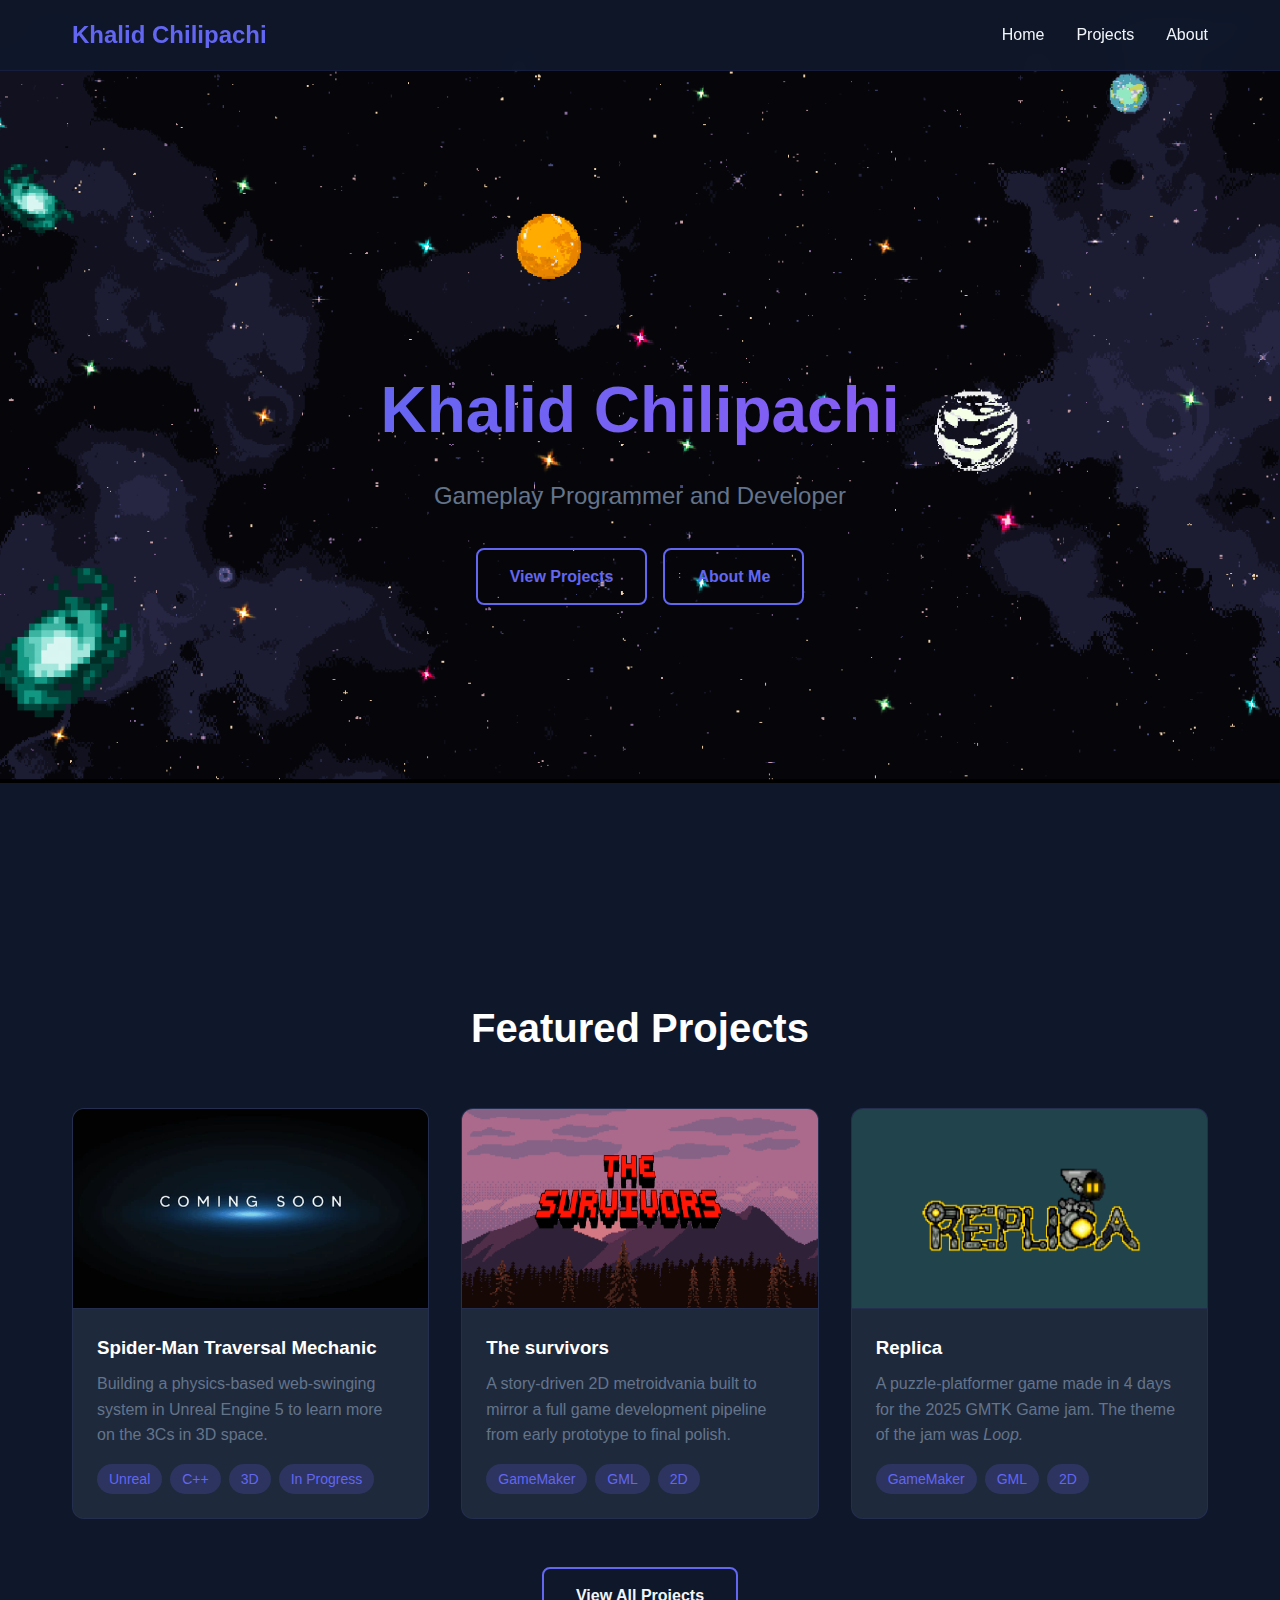
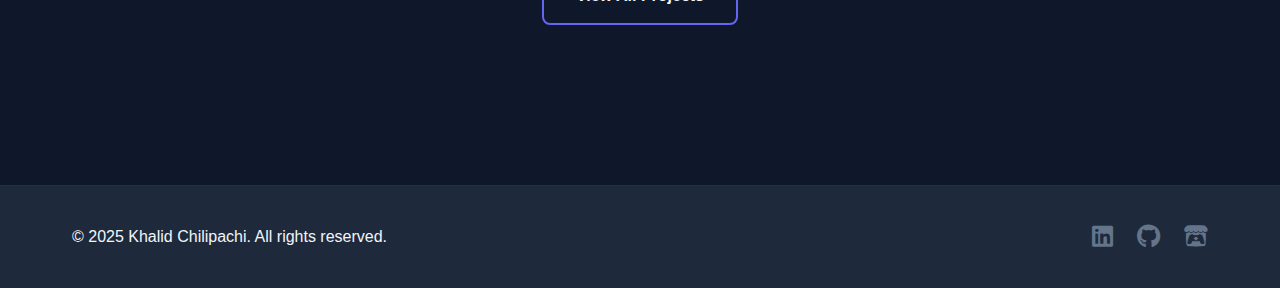
<file: index.html>
<!DOCTYPE html>
<html lang="en">
<head>
  <meta charset="UTF-8" />
  <meta name="viewport" content="width=device-width, initial-scale=1.0" />
  <title>Home | Khalid Chilipachi</title>
  <link rel="stylesheet" href="style.css" />
  <link rel="icon" href="favicon.ico" />
  <link rel="stylesheet" href="https://cdnjs.cloudflare.com/ajax/libs/font-awesome/6.5.0/css/all.min.css">
</head>

<script>
  const dropdown = document.querySelector('.dropdown');
  const dropdownMenu = dropdown.querySelector('.dropdown-menu');

  let hideTimeout;

  dropdown.addEventListener('mouseenter', () => {
    clearTimeout(hideTimeout);
    dropdownMenu.style.display = 'block';
  });

  dropdown.addEventListener('mouseleave', () => {
    hideTimeout = setTimeout(() => {
      dropdownMenu.style.display = 'none';
    }, 3000); // 3 seconds
  });

  dropdownMenu.addEventListener('mouseenter', () => {
    clearTimeout(hideTimeout);
  });

  dropdownMenu.addEventListener('mouseleave', () => {
    hideTimeout = setTimeout(() => {
      dropdownMenu.style.display = 'none';
    }, 3000);
  });
</script>


<body>
  <!-- NAVBAR -->
<nav class="navbar">
  <div class="nav-container">
    <a href="index.html" class="logo">Khalid Chilipachi</a>
    <ul class="nav-links">
      <li><a href="index.html">Home</a></li>

      <!-- DROPDOWN -->
      <li class="dropdown">
        <a href="projects.html" class="dropdown-toggle">Projects</a>
        <ul class="dropdown-menu">
		  <li><a href="spider-man.html">Spider-Man Traversal Mechanic</a></li>
          <li><a href="the-survivors.html">The Survivors</a></li>
          <li><a href="replica.html">Replica</a></li>
          <li><a href="centipede.html">Centipede</a></li>

        </ul>
      </li>

      <li><a href="about.html">About</a></li>
    </ul>
  </div>
</nav>


  <!-- HERO SECTION -->
  <section class="hero">
    <div class="container hero-content">
      <h1>Khalid Chilipachi</h1>
      <p class="subtitle">Gameplay Programmer and Developer</p>
      <div class="cta-buttons">
        <a href="projects.html" class="btn btn-secondary">View Projects</a>
        <a href="about.html" class="btn btn-secondary">About Me</a>
      </div>
    </div>
    <div class="hero-bg"></div>
  </section>

  <!-- FEATURED PROJECTS -->
  <section class="featured">
    <div class="container">
      <h2 class="section-title">Featured Projects</h2>

      <div class="projects-grid">
        <!-- Spider-Man -->
		<a href="spider-man.html" class="project-link">
        <article class="project-card">
          <div class="project-image">
            <img src="WebAssets/coming-soon.png" loading="lazy" />
          </div>
          <div class="project-info">
            <h3>Spider-Man Traversal Mechanic</h3>
            <p>Building a physics-based web-swinging system in Unreal Engine 5 to learn more on the 3Cs in 3D space.</p>
            <div class="tags">
              <span class="tag">Unreal</span>
              <span class="tag">C++</span>
              <span class="tag">3D</span>
			  <span class="tag">In Progress</span>
            </div>
          </div>
        </article>

        <!-- The survivors -->
		<a href="the-survivors.html" class="project-link">
        <article class="project-card">
          <div class="project-image">
            <img src="WebAssets/TheSurvivors.png" alt="Screenshot of The Survivors" loading="lazy" />
          </div>
          <div class="project-info">
            <h3>The survivors</h3>
            <p>A story-driven 2D metroidvania built to mirror a full game development pipeline from early prototype to final polish.</p>
            <div class="tags">
              <span class="tag">GameMaker</span>
              <span class="tag">GML</span>
              <span class="tag">2D</span>
            </div>
          </div>
        </article>

        <!-- Replica -->
		<a href="replica.html" class="project-link">
        <article class="project-card">

          <div class="project-image">
            <img src="WebAssets/Replica.png" alt="Screenshot of Replica" loading="lazy" />
          </div>
          <div class="project-info">
            <h3>Replica</h3>
            <p>A puzzle-platformer game made in 4 days for the 2025 GMTK Game jam. The theme of the jam was <i>Loop.</i></p>
            <div class="tags">
              <span class="tag">GameMaker</span>
              <span class="tag">GML</span>
              <span class="tag">2D</span>
            </div>
          </div>
        </article>
      </div>

      <div class="view-all">
        <a href="projects.html" class="btn btn-outline">View All Projects</a>
      </div>
    </div>
  </section>

  <!-- FOOTER -->
	<footer class="footer">
	  <div class="container">
		<p>&copy; 2025 Khalid Chilipachi. All rights reserved.</p>
		<div class="social-links">
		  <a href="https://www.linkedin.com/in/khalid-c" target="_blank" aria-label="LinkedIn">
			<i class="fab fa-linkedin"></i>
		  </a>
		  <a href="https://github.com/kcgames77" target="_blank" aria-label="GitHub">
			<i class="fab fa-github"></i>
		  </a>
		  <a href="https://kc77.itch.io/" target="_blank" aria-label="Itch.io">
			<i class="fab fa-itch-io"></i>
		  </a>
		</div>
	  </div>
	</footer>
</body>
</html>
</file>
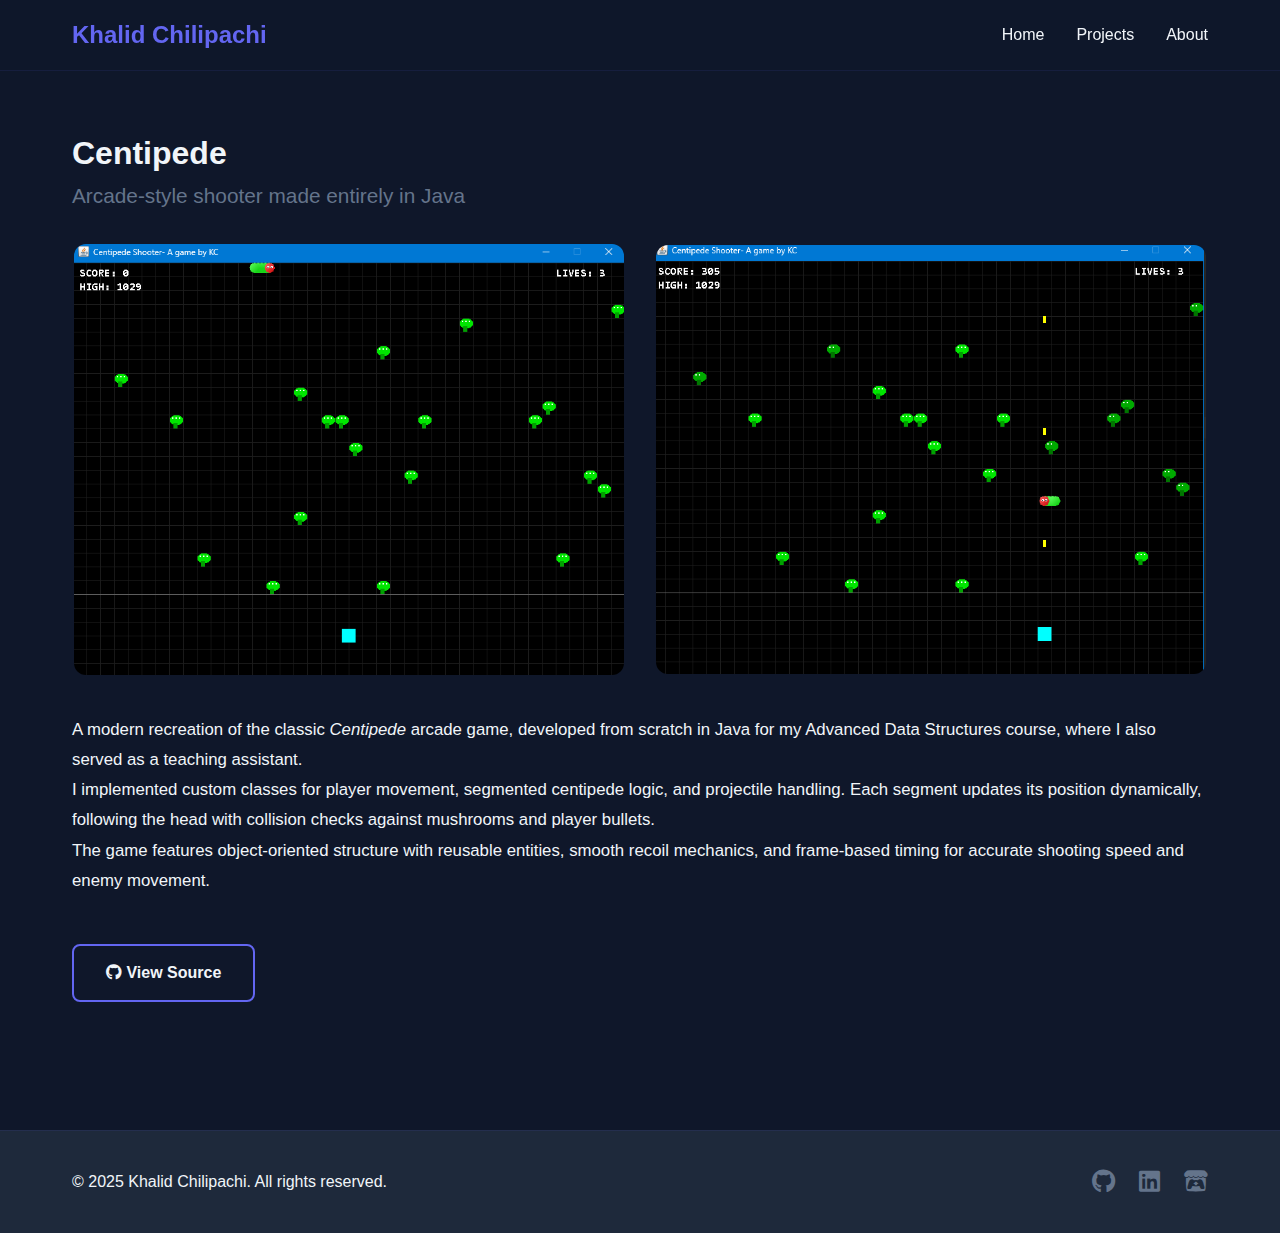
<file: centipede.html>
<!DOCTYPE html>
<html lang="en">
<head>
  <meta charset="UTF-8" />
  <meta name="viewport" content="width=device-width, initial-scale=1.0" />
  <title>Centipede | Khalid Chilipachi</title>
  <link rel="stylesheet" href="style.css" />
  <link rel="stylesheet" href="https://cdnjs.cloudflare.com/ajax/libs/font-awesome/6.5.0/css/all.min.css">
</head>

<script>
  const dropdown = document.querySelector('.dropdown');
  const dropdownMenu = dropdown.querySelector('.dropdown-menu');

  let hideTimeout;

  dropdown.addEventListener('mouseenter', () => {
    clearTimeout(hideTimeout);
    dropdownMenu.style.display = 'block';
  });

  dropdown.addEventListener('mouseleave', () => {
    hideTimeout = setTimeout(() => {
      dropdownMenu.style.display = 'none';
    }, 3000); // 3 seconds
  });

  dropdownMenu.addEventListener('mouseenter', () => {
    clearTimeout(hideTimeout);
  });

  dropdownMenu.addEventListener('mouseleave', () => {
    hideTimeout = setTimeout(() => {
      dropdownMenu.style.display = 'none';
    }, 3000);
  });
</script>


<body>
  <!-- NAVBAR -->
  <nav class="navbar">
    <div class="nav-container">
      <a href="index.html" class="logo">Khalid Chilipachi</a>
      <ul class="nav-links">
        <li><a href="index.html">Home</a></li>

        <!-- DROPDOWN -->
        <li class="dropdown">
          <a href="projects.html" class="dropdown-toggle">Projects</a>
          <ul class="dropdown-menu">
            <li><a href="spider-man.html">Spider-Man Traversal Mechanic</a></li>
            <li><a href="the-survivors.html">The Survivors</a></li>
            <li><a href="replica.html">Replica</a></li>
            <li><a href="centipede.html">Centipede</a></li>
          </ul>
        </li>

        <li><a href="about.html">About</a></li>
      </ul>
    </div>
  </nav>

  <!-- PROJECT DETAIL -->
  <section class="project-detail">
    <div class="container">
      <h1>Centipede</h1>
      <p class="subtitle">Arcade-style shooter made entirely in Java</p>

	<div class="project-gallery">
	  <a href="#img1"><img src="WebAssets/Centipede.png" alt="Centipede Gameplay"></a>
	  <a href="#img2"><img src="WebAssets/Centipede2.png" alt="Centipede Gameplay"></a>
	</div>

	<!-- Lightbox images -->
	<div class="lightbox" id="img1">
	  <a href="#_" class="close"></a>
	  <img src="WebAssets/Centipede.png" alt="Centipede Screenshot 1">
	  <a href="#img2" class="next">&#10095;</a>
	</div>

	<div class="lightbox" id="img2">
	  <a href="#_" class="close"></a>
	  <img src="WebAssets/Centipede2.png" alt="Centipede Screenshot 2">
	  <a href="#img1" class="prev">&#10094;</a>
	</div>


	<div class="lightbox" id="img2">
	  <a href="#_" class="close"></a>
	  <img src="WebAssets/Centipede2.png" alt="Centipede Screenshot 2">
	  <a href="#img1" class="prev">&#10094;</a>
	</div>
      <div class="project-description">
        <p>
          A modern recreation of the classic <em>Centipede</em> arcade game, developed from scratch in Java for my Advanced Data Structures course, where I also served as a teaching assistant.
        </p>
        <p>
          I implemented custom classes for player movement, segmented centipede logic, and projectile handling. Each segment updates its position dynamically, following the head with collision checks against mushrooms and player bullets.
        </p>
        <p>
          The game features object-oriented structure with reusable entities, smooth recoil mechanics, and frame-based timing for accurate shooting speed and enemy movement.
        </p>
      </div>

      <div class="project-links">
        <a href="https://github.com/kcgames77/Centipede" target="_blank" class="btn btn-outline">
          <i class="fa-brands fa-github"></i> View Source
        </a>
      </div>
    </div>
  </section>

  <!-- FOOTER -->
  <footer class="footer">
    <div class="container">
      <p>&copy; 2025 Khalid Chilipachi. All rights reserved.</p>
      <div class="social-links">
        <a href="https://github.com/kcgames77" target="_blank" aria-label="GitHub">
          <i class="fab fa-github"></i>
        </a>
        <a href="https://www.linkedin.com/in/khalid-c" target="_blank" aria-label="LinkedIn">
          <i class="fab fa-linkedin"></i>
        </a>
        <a href="https://kc77.itch.io/" target="_blank" aria-label="Itch.io">
          <i class="fab fa-itch-io"></i>
        </a>
      </div>
    </div>
  </footer>
</body>
</html>
</file>
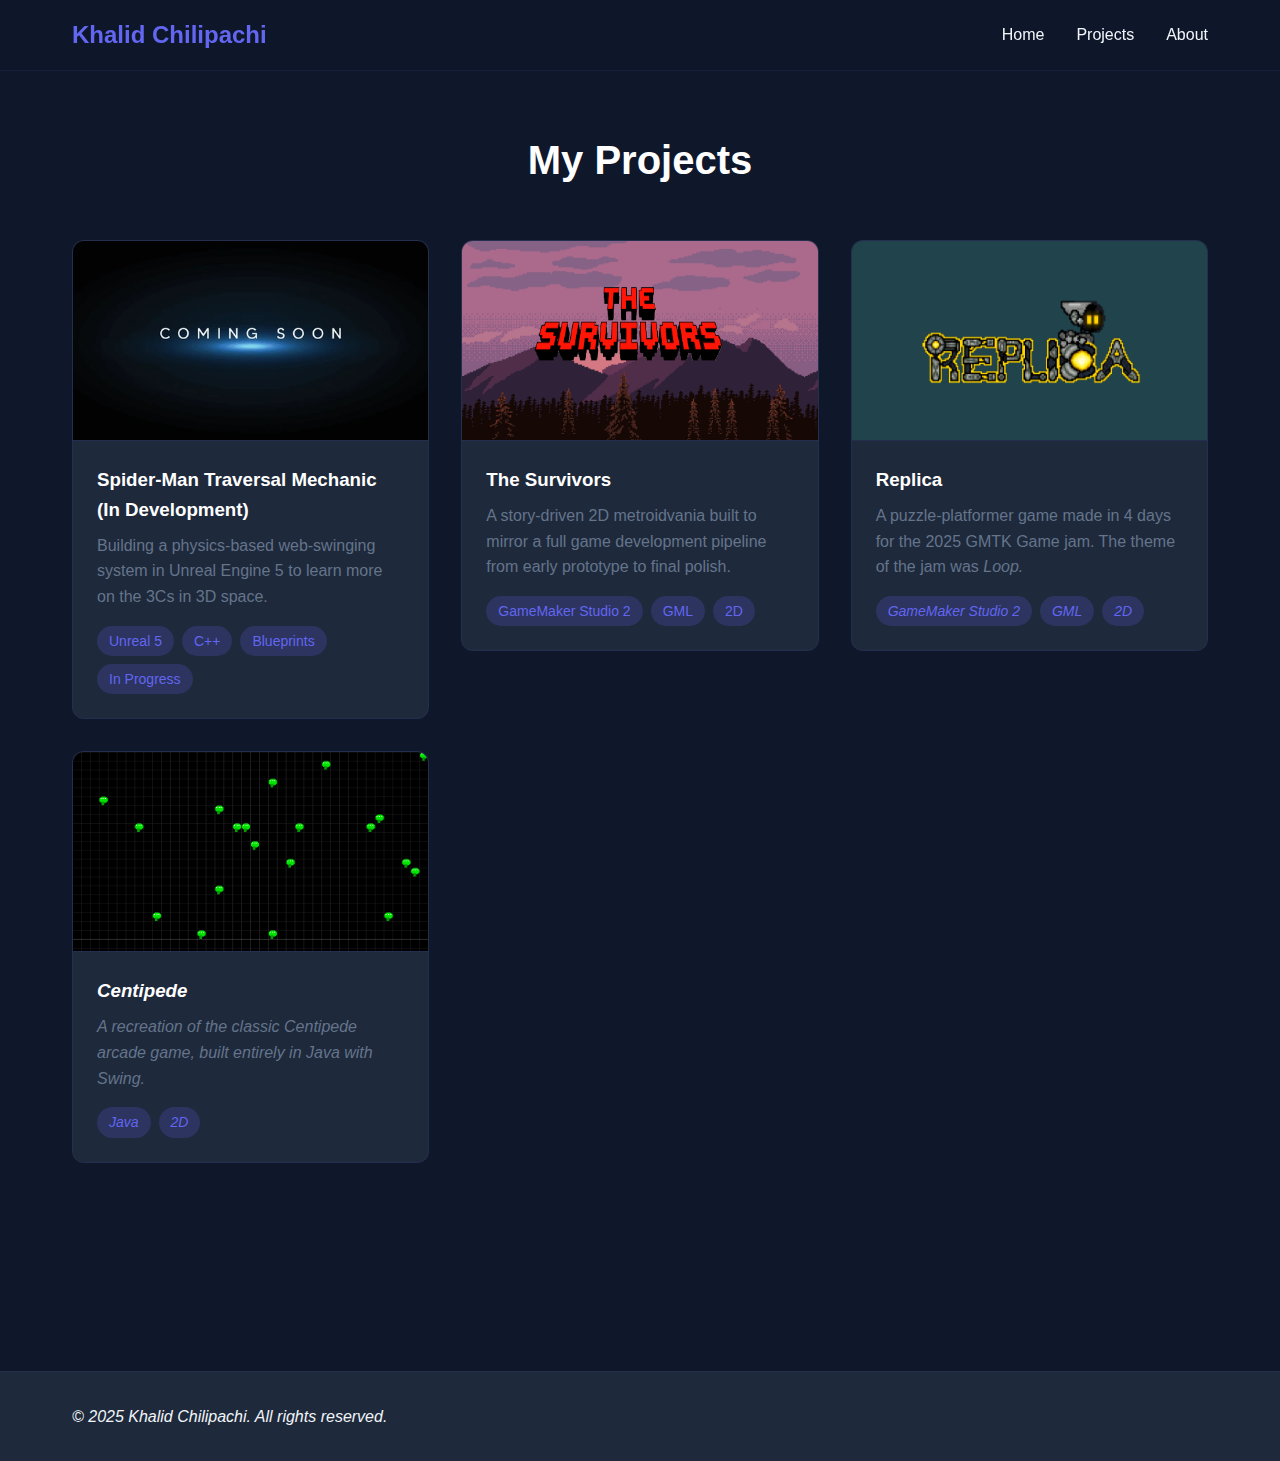
<file: projects.html>
<!DOCTYPE html>
<html lang="en">
<head>
  <meta charset="UTF-8">
  <meta name="viewport" content="width=device-width, initial-scale=1.0">
  <title>Projects - Khalid Chilipachi</title>
  <link rel="stylesheet" href="style.css">
</head>

<script>
  const dropdown = document.querySelector('.dropdown');
  const dropdownMenu = dropdown.querySelector('.dropdown-menu');

  let hideTimeout;

  dropdown.addEventListener('mouseenter', () => {
    clearTimeout(hideTimeout);
    dropdownMenu.style.display = 'block';
  });

  dropdown.addEventListener('mouseleave', () => {
    hideTimeout = setTimeout(() => {
      dropdownMenu.style.display = 'none';
    }, 3000); // 3 seconds
  });

  dropdownMenu.addEventListener('mouseenter', () => {
    clearTimeout(hideTimeout);
  });

  dropdownMenu.addEventListener('mouseleave', () => {
    hideTimeout = setTimeout(() => {
      dropdownMenu.style.display = 'none';
    }, 3000);
  });
</script>


<body>
  <!-- NAVBAR -->
<nav class="navbar">
  <div class="nav-container">
    <a href="index.html" class="logo">Khalid Chilipachi</a>
    <ul class="nav-links">
      <li><a href="index.html">Home</a></li>

      <!-- DROPDOWN -->
      <li class="dropdown">
        <a href="projects.html" class="dropdown-toggle">Projects</a>
        <ul class="dropdown-menu">
		  <li><a href="spider-man.html">Spider-Man Traversal Mechanic</a></li>
          <li><a href="the-survivors.html">The Survivors</a></li>
          <li><a href="replica.html">Replica</a></li>
          <li><a href="centipede.html">Centipede</a></li>

        </ul>
      </li>

      <li><a href="about.html">About</a></li>
    </ul>
  </div>
</nav>

  <!-- PROJECTS SECTION -->
  <section class="projects-section">
    <div class="container">
      <h1 class="section-title">My Projects</h1>

      <div class="projects-grid">

        <!-- Spider-Man Traversal -->
		<a href="spider-man.html" class="project-link">
        <article class="project-card wip">
          <div class="project-image">
            <img src="WebAssets/coming-soon.png" alt="Spider-Man Traversal Mechanic" loading="lazy">
          </div>
          <div class="project-info">
            <h3>Spider-Man Traversal Mechanic (In Development)</h3>
            <p>Building a physics-based web-swinging system in Unreal Engine 5 to learn more on the 3Cs in 3D space.</p>
            <div class="tags">
              <span class="tag">Unreal 5</span>
              <span class="tag">C++</span>
              <span class="tag">Blueprints</span>
              <span class="tag">In Progress</span>
            </div>
          </div>
        </article>

        <!-- The Survivors -->
		<a href="the-survivors.html" class="project-link">
        <article class="project-card">
          <div class="project-image">
            <img src="WebAssets/TheSurvivors.png" alt="The Survivors Screenshot" loading="lazy">
          </div>
          <div class="project-info">
            <h3>The Survivors</h3>
            <p>A story-driven 2D metroidvania built to mirror a full game development pipeline from early prototype to final polish.</p>
            <div class="tags">
              <span class="tag">GameMaker Studio 2</span>
              <span class="tag">GML</span>
              <span class="tag">2D</span>
            </div>
          </div>
        </article>

        <!-- Replica -->
		<a href="replica.html" class="project-link">
        <article class="project-card">
          <div class="project-image">
            <img src="WebAssets/Replica.png" alt="Replica Screenshot" loading="lazy">
          </div>
          <div class="project-info">
            <h3>Replica</h3>
            <p>A puzzle-platformer game made in 4 days for the 2025 GMTK Game jam. The theme of the jam was <i>Loop.</p>
            <div class="tags">
              <span class="tag">GameMaker Studio 2</span>
              <span class="tag">GML</span>
              <span class="tag">2D</span>
            </div>
          </div>
        </article>

        <!-- Centipede -->
		<a href="centipede.html" class="project-link">
        <article class="project-card">
          <div class="project-image">
            <img src="WebAssets/Centipede.png" alt="Centipede Screenshot" loading="lazy">
          </div>
          <div class="project-info">
            <h3>Centipede</h3>
            <p>A recreation of the classic Centipede arcade game, built entirely in Java with Swing.</p>
            <div class="tags">
              <span class="tag">Java</span>
              <span class="tag">2D</span>
            </div>
          </div>
        </article>

      </div>
    </div>
  </section>

  <!-- FOOTER -->
  <footer class="footer">
    <div class="container">
      <p>&copy; 2025 Khalid Chilipachi. All rights reserved.</p>
      <div class="social-links">
        <a href="https://github.com/kcgames77" target="_blank" aria-label="GitHub">
          <i class="fab fa-github"></i>
        </a>
        <a href="https://www.linkedin.com/in/khalid-c" target="_blank" aria-label="LinkedIn">
          <i class="fab fa-linkedin"></i>
        </a>
        <a href="https://kc77.itch.io/" target="_blank" aria-label="Itch.io">
          <i class="fab fa-itch-io"></i>
        </a>
      </div>
    </div>
  </footer>
</body>
</html>
</file>
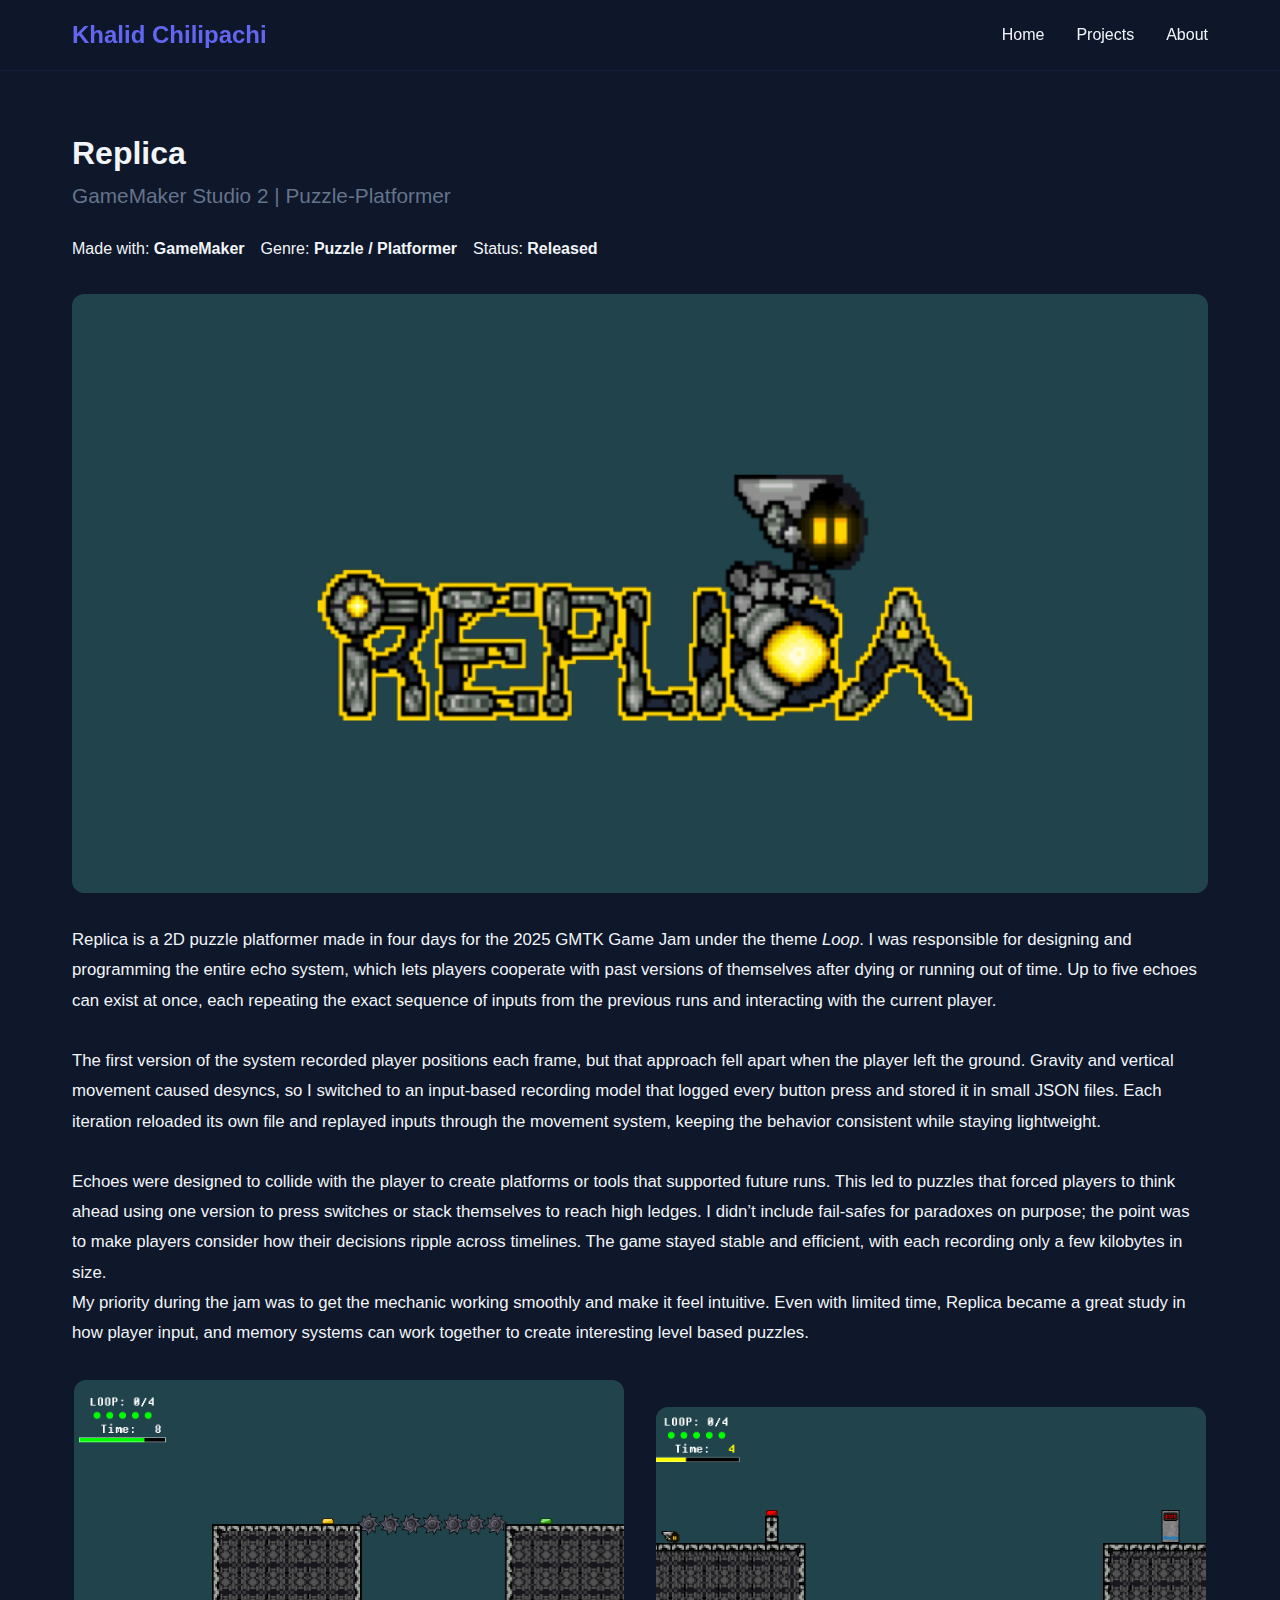
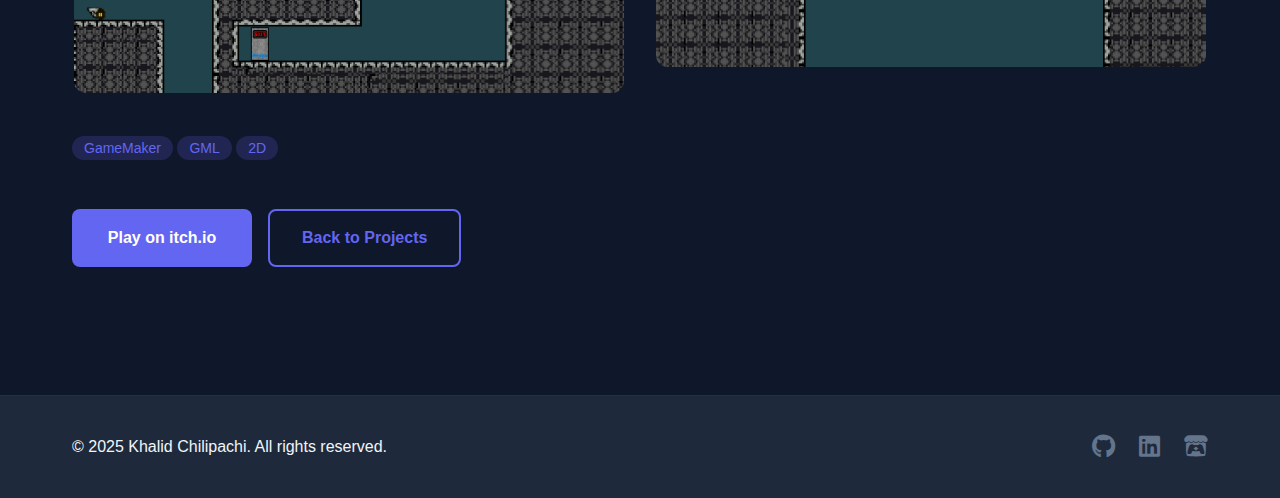
<file: replica.html>
<!DOCTYPE html>
<html lang="en">
<head>
  <meta charset="UTF-8" />
  <meta name="viewport" content="width=device-width, initial-scale=1.0" />
  <title>Replica | Khalid Chilipachi</title>
  <link rel="stylesheet" href="style.css" />
  <link rel="stylesheet" href="https://cdnjs.cloudflare.com/ajax/libs/font-awesome/6.5.0/css/all.min.css">
</head>

<script>
  const dropdown = document.querySelector('.dropdown');
  const dropdownMenu = dropdown.querySelector('.dropdown-menu');

  let hideTimeout;

  dropdown.addEventListener('mouseenter', () => {
    clearTimeout(hideTimeout);
    dropdownMenu.style.display = 'block';
  });

  dropdown.addEventListener('mouseleave', () => {
    hideTimeout = setTimeout(() => {
      dropdownMenu.style.display = 'none';
    }, 3000); // 3 seconds
  });

  dropdownMenu.addEventListener('mouseenter', () => {
    clearTimeout(hideTimeout);
  });

  dropdownMenu.addEventListener('mouseleave', () => {
    hideTimeout = setTimeout(() => {
      dropdownMenu.style.display = 'none';
    }, 3000);
  });
</script>


<body>
  <!-- NAVBAR -->
<nav class="navbar">
  <div class="nav-container">
    <a href="index.html" class="logo">Khalid Chilipachi</a>
    <ul class="nav-links">
      <li><a href="index.html">Home</a></li>

      <!-- DROPDOWN -->
      <li class="dropdown">
        <a href="projects.html" class="dropdown-toggle">Projects</a>
        <ul class="dropdown-menu">
		  <li><a href="spider-man.html">Spider-Man Traversal Mechanic</a></li>
          <li><a href="the-survivors.html">The Survivors</a></li>
          <li><a href="replica.html">Replica</a></li>
          <li><a href="centipede.html">Centipede</a></li>

        </ul>
      </li>

      <li><a href="about.html">About</a></li>
    </ul>
  </div>
</nav>

  <section class="project-detail">
    <div class="container">
      <h1>Replica</h1>
      <p class="subtitle">GameMaker Studio 2 | Puzzle-Platformer</p>

      <div class="project-meta">
        <span>Made with: <strong>GameMaker</strong></span>
        <span>Genre: <strong>Puzzle / Platformer</strong></span>
        <span>Status: <strong>Released</strong></span>
      </div>

      <div class="project-image-full">
        <img src="WebAssets/Replica.png" alt="Screenshot of Replica" />
      </div>

	<div class="project-description">
	  <p>
		Replica is a 2D puzzle platformer made in four days for the 2025 GMTK Game Jam under the theme <em>Loop</em>. 
		I was responsible for designing and programming the entire echo system, which lets players cooperate with past versions of themselves after dying or running out of time. 
		Up to five echoes can exist at once, each repeating the exact sequence of inputs from the previous runs and interacting with the current player.
	  </p>
	  
	  <p><br>
	  
		The first version of the system recorded player positions each frame, but that approach fell apart when the player left the ground. 
		Gravity and vertical movement caused desyncs, so I switched to an input-based recording model that logged every button press and stored it in small JSON files. 
		Each iteration reloaded its own file and replayed inputs through the movement system, keeping the behavior consistent while staying lightweight.
	  </p></br>
	  <p>
		Echoes were designed to collide with the player to create platforms or tools that supported future runs. 
		This led to puzzles that forced players to think ahead using one version to press switches or stack themselves to reach high ledges. 
		I didn’t include fail-safes for paradoxes on purpose; the point was to make players consider how their decisions ripple across timelines. 
		The game stayed stable and efficient, with each recording only a few kilobytes in size.
	  </p>
	  <p>
		My priority during the jam was to get the mechanic working smoothly and make it feel intuitive. 
		Even with limited time, Replica became a great study in how player input, and memory systems can work together to create interesting level based puzzles.
	  </p>
	  
	<div class="project-gallery">
	  <a href="#img1"><img src="WebAssets/Replica_GP1.png" alt="Replica Screenshot 1"></a>
	  <a href="#img2"><img src="WebAssets/Replica_GP2.png" alt="Replica Screenshot 2"></a>
	</div>

	<!-- Lightbox images -->
	<div class="lightbox" id="img1">
	  <a href="#_" class="close"></a>
	  <img src="WebAssets/Replica_GP1.png" alt="Replica Screenshot 1">
	  <a href="#img2" class="next">&#10095;</a>
	</div>

	<div class="lightbox" id="img2">
	  <a href="#_" class="close"></a>
	  <img src="WebAssets/Replica_GP2.png" alt="Replica Screenshot 2">
	  <a href="#img1" class="prev">&#10094;</a>
	</div>

	</div>


      <div class="project-tags">
        <span class="tag">GameMaker</span>
        <span class="tag">GML</span>
        <span class="tag">2D</span>


      </div>

      <div class="project-links">
        <a href="https://kc77.itch.io/replica" class="btn btn-primary" target="_blank">
          Play on itch.io
        </a>
        <a href="projects.html" class="btn btn-secondary">
          Back to Projects
        </a>
      </div>
    </div>
  </section>

  <!-- FOOTER -->
  <footer class="footer">
    <div class="container">
      <p>&copy; 2025 Khalid Chilipachi. All rights reserved.</p>
      <div class="social-links">
        <a href="https://github.com/kcgames77" target="_blank" aria-label="GitHub">
          <i class="fab fa-github"></i>
        </a>
        <a href="https://www.linkedin.com/in/khalid-c" target="_blank" aria-label="LinkedIn">
          <i class="fab fa-linkedin"></i>
        </a>
        <a href="https://kc77.itch.io/" target="_blank" aria-label="Itch.io">
          <i class="fab fa-itch-io"></i>
        </a>
      </div>
    </div>
  </footer>
</body>
</html>
</file>
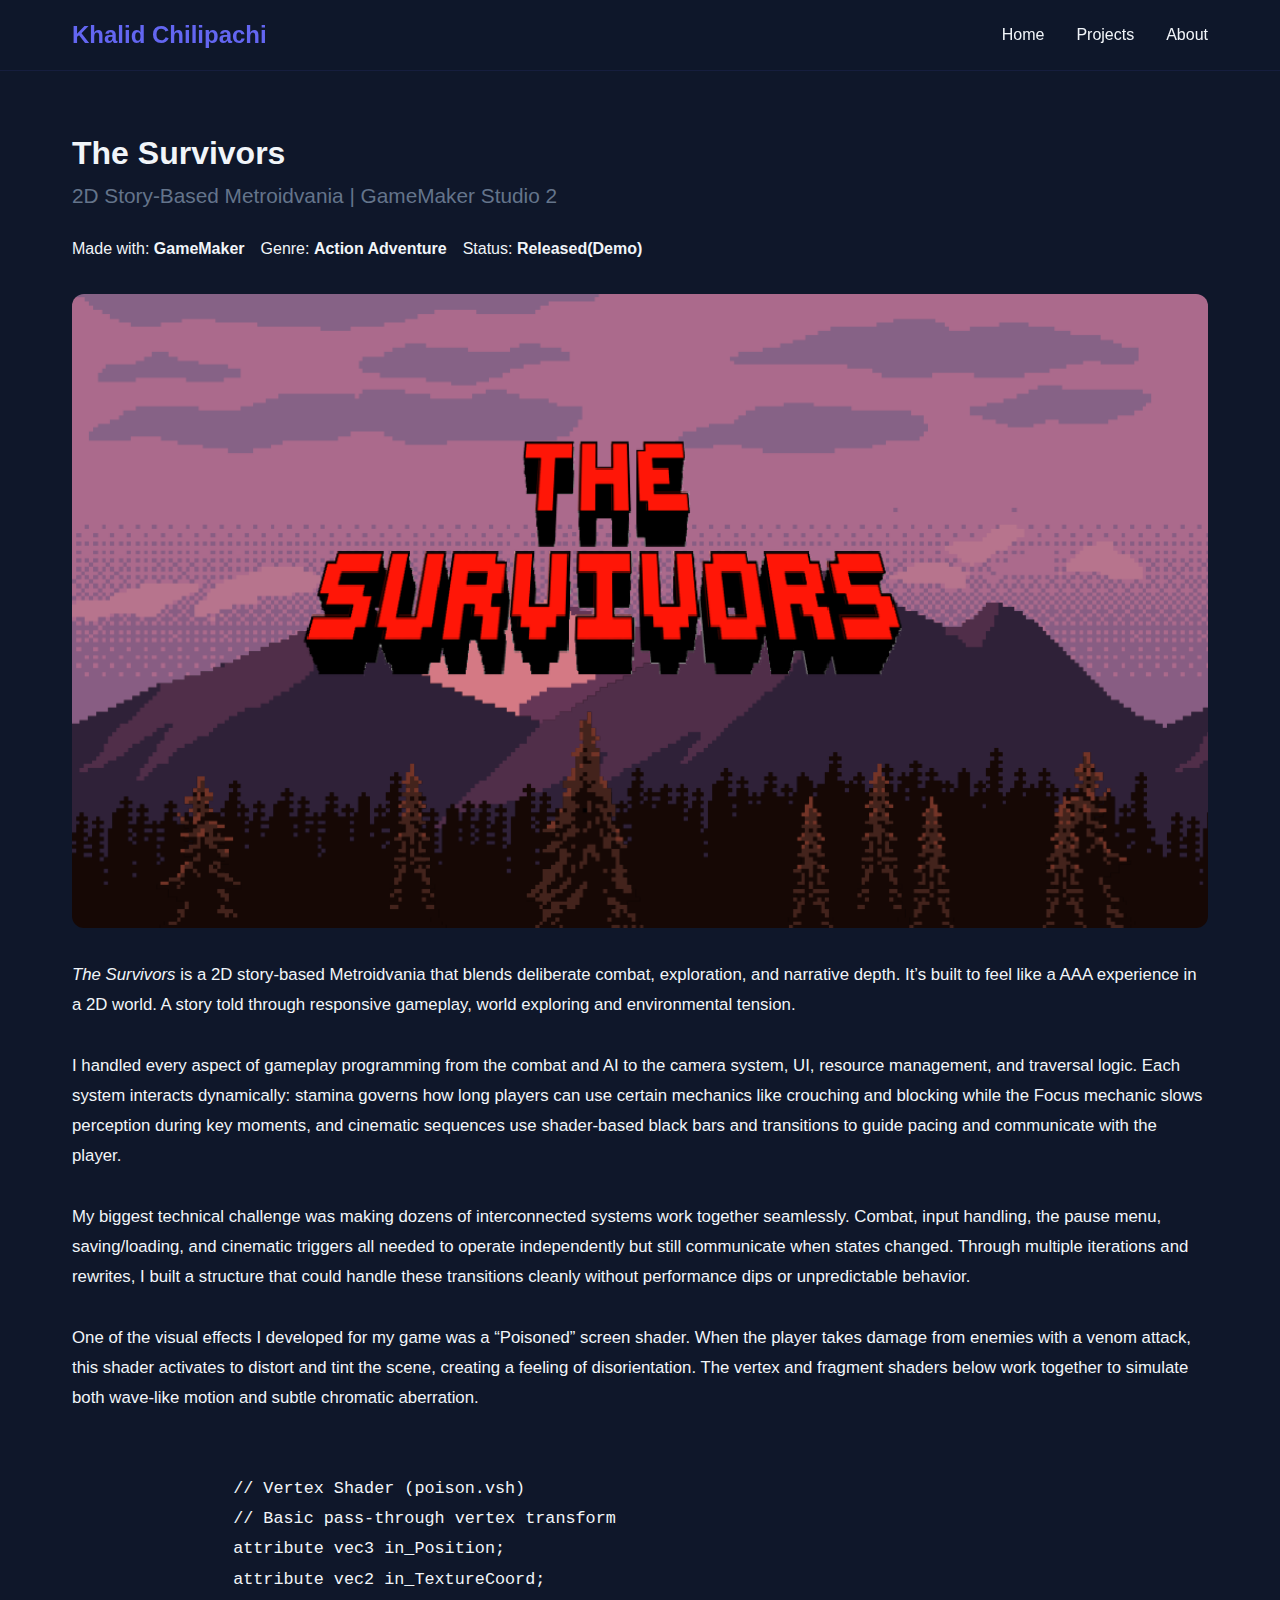
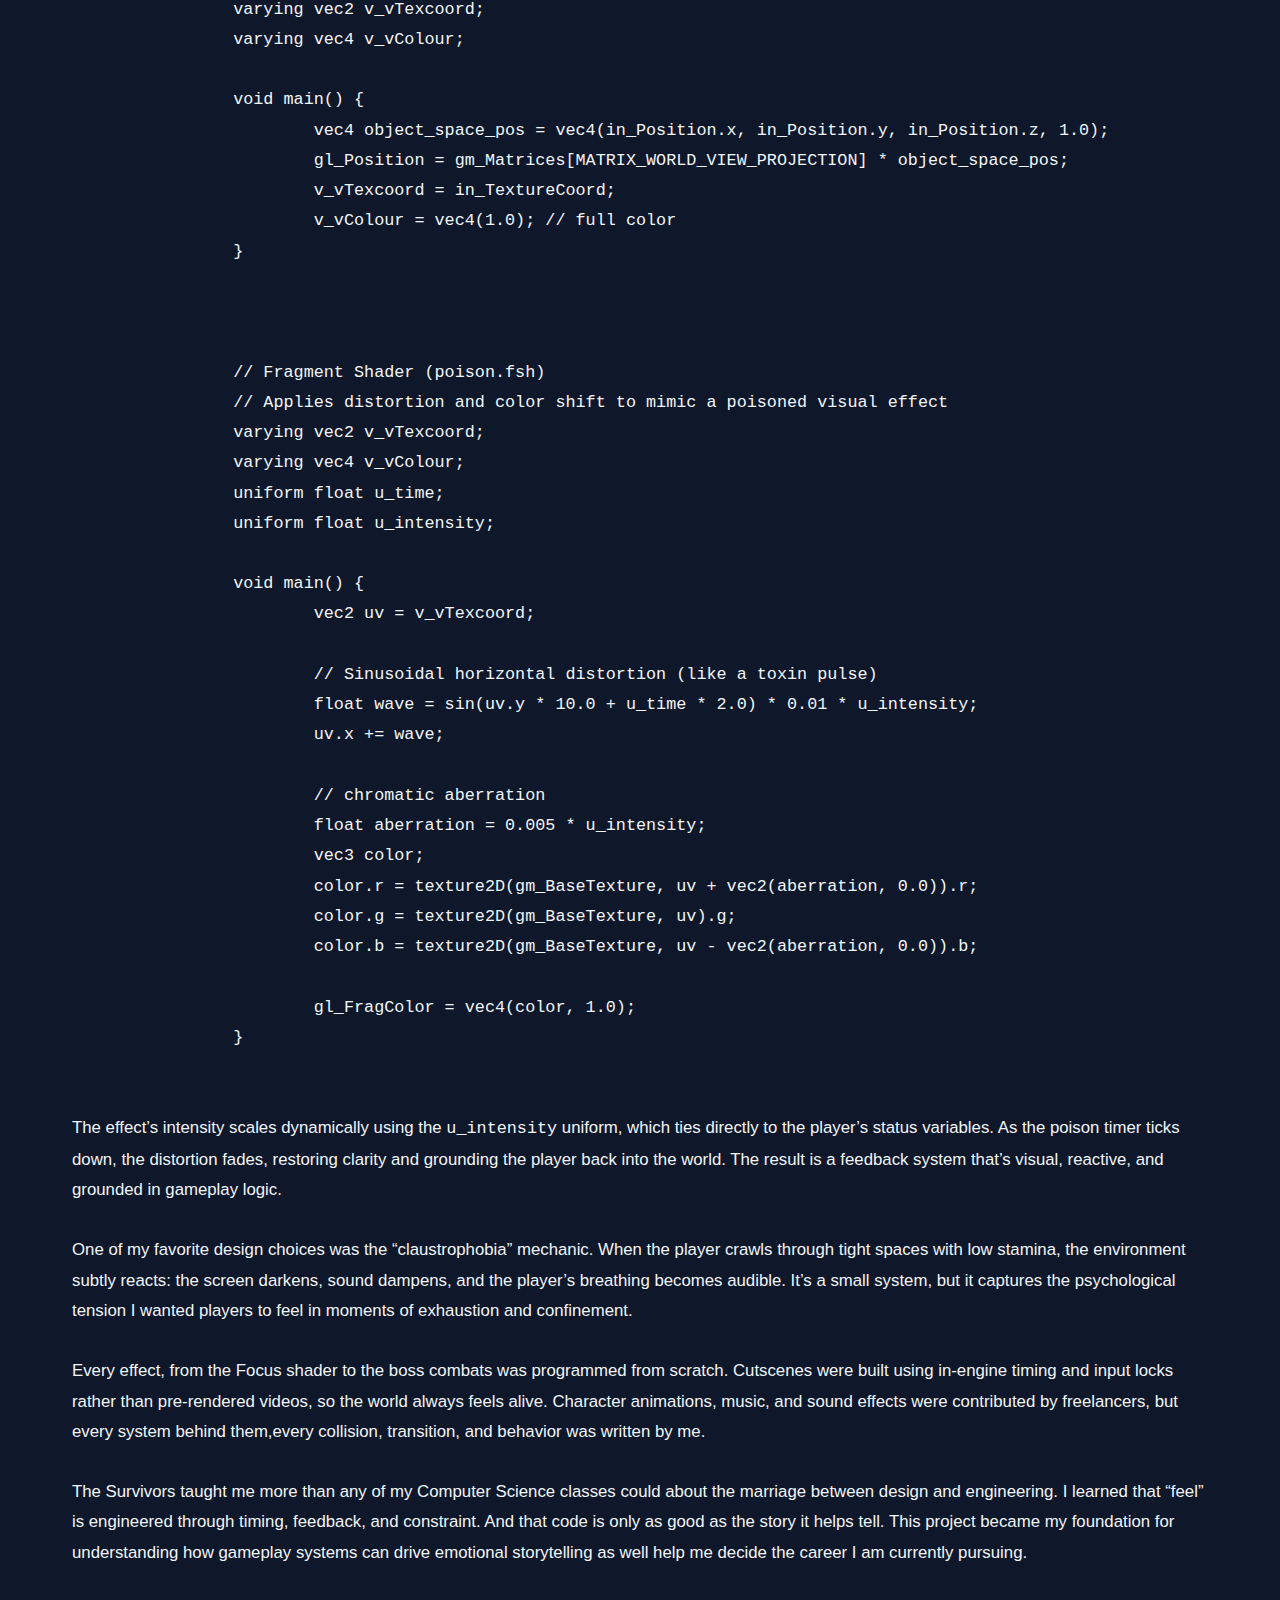
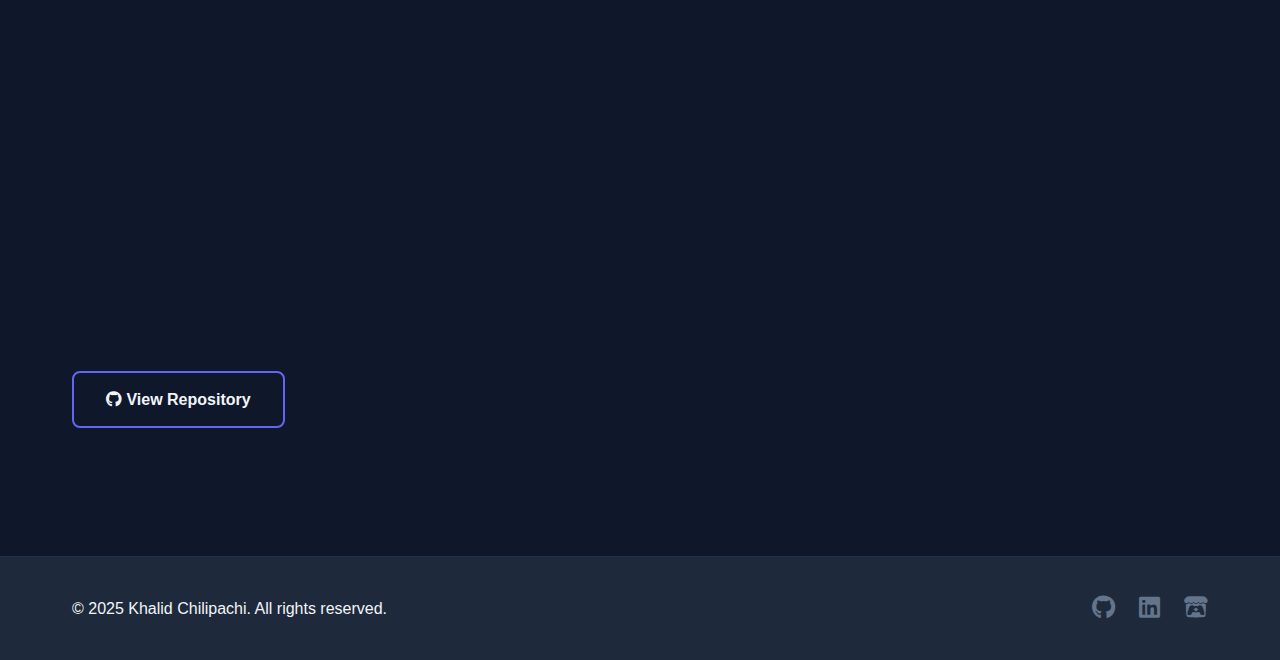
<file: the-survivors.html>
<!DOCTYPE html>
<html lang="en">
<head>
  <meta charset="UTF-8" />
  <meta name="viewport" content="width=device-width, initial-scale=1.0" />
  <title>The Survivors | Khalid Chilipachi</title>
  <link rel="stylesheet" href="style.css" />
  <link rel="stylesheet" href="https://cdnjs.cloudflare.com/ajax/libs/font-awesome/6.5.0/css/all.min.css">
</head>

<body>
  <!-- NAVBAR -->
  <nav class="navbar">
    <div class="nav-container">
      <a href="index.html" class="logo">Khalid Chilipachi</a>
      <ul class="nav-links">
        <li><a href="index.html">Home</a></li>

        <!-- DROPDOWN -->
        <li class="dropdown">
          <a href="projects.html" class="dropdown-toggle">Projects</a>
          <ul class="dropdown-menu">
            <li><a href="spider-man.html">Spider-Man Traversal Mechanic</a></li>
            <li><a href="the-survivors.html">The Survivors</a></li>
            <li><a href="replica.html">Replica</a></li>
            <li><a href="centipede.html">Centipede</a></li>
          </ul>
        </li>

        <li><a href="about.html">About</a></li>
      </ul>
    </div>
  </nav>

  <!-- PROJECT DETAIL -->
  <section class="project-detail">
    <div class="container">
      <h1>The Survivors</h1>
      <p class="subtitle">2D Story-Based Metroidvania | GameMaker Studio 2</p>

      <div class="project-meta">
        <span>Made with: <strong>GameMaker</strong></span>
        <span>Genre: <strong>Action Adventure</strong></span>
        <span>Status: <strong>Released(Demo)</strong></span>
      </div>

      <div class="project-image-full">
        <img src="WebAssets/TheSurvivors.png" alt="Screenshot of The Survivors" />
      </div>

      <div class="project-description">
        <p>
          <em>The Survivors</em> is a 2D story-based Metroidvania that blends deliberate combat, exploration, and narrative depth. 
          It’s built to feel like a AAA experience in a 2D world. A story told through responsive gameplay, world exploring and environmental tension.
        </p><br>

        <p>
          I handled every aspect of gameplay programming from the combat and AI to the camera system, UI, resource management, and traversal logic. 
          Each system interacts dynamically: stamina governs how long players can use certain mechanics like crouching and blocking while the Focus mechanic slows perception during key moments, 
          and cinematic sequences use shader-based black bars and transitions to guide pacing and communicate with the player.
        </p><br>

        <p>
          My biggest technical challenge was making dozens of interconnected systems work together seamlessly. 
          Combat, input handling, the pause menu, saving/loading, and cinematic triggers all needed to operate independently but still communicate when states changed. 
          Through multiple iterations and rewrites, I built a structure that could handle these transitions cleanly without performance dips or unpredictable behavior.
        </p><br>

		<p>
		  One of the visual effects I developed for my game was a “Poisoned” screen shader. When the player 
		  takes damage from enemies with a venom attack, this shader activates to distort and tint the scene, creating 
		  a feeling of disorientation. The vertex and fragment shaders below work together to simulate both 
		  wave-like motion and subtle chromatic aberration.
		</p><br>

		<pre><code class="language-glsl">
		// Vertex Shader (poison.vsh)
		// Basic pass-through vertex transform
		attribute vec3 in_Position;
		attribute vec2 in_TextureCoord;
		varying vec2 v_vTexcoord;
		varying vec4 v_vColour;

		void main() {
			vec4 object_space_pos = vec4(in_Position.x, in_Position.y, in_Position.z, 1.0);
			gl_Position = gm_Matrices[MATRIX_WORLD_VIEW_PROJECTION] * object_space_pos;
			v_vTexcoord = in_TextureCoord;
			v_vColour = vec4(1.0); // full color
		}
		</code></pre><br>

		<pre><code class="language-glsl">
		// Fragment Shader (poison.fsh)
		// Applies distortion and color shift to mimic a poisoned visual effect
		varying vec2 v_vTexcoord;
		varying vec4 v_vColour;
		uniform float u_time;
		uniform float u_intensity;

		void main() {
			vec2 uv = v_vTexcoord;
			
			// Sinusoidal horizontal distortion (like a toxin pulse)
			float wave = sin(uv.y * 10.0 + u_time * 2.0) * 0.01 * u_intensity;
			uv.x += wave;
			
			// chromatic aberration
			float aberration = 0.005 * u_intensity;
			vec3 color;
			color.r = texture2D(gm_BaseTexture, uv + vec2(aberration, 0.0)).r;
			color.g = texture2D(gm_BaseTexture, uv).g;
			color.b = texture2D(gm_BaseTexture, uv - vec2(aberration, 0.0)).b;
			
			gl_FragColor = vec4(color, 1.0);
		}
		</code></pre><br>

		<p>
		  The effect’s intensity scales dynamically using the <code>u_intensity</code> uniform, which ties directly to 
		  the player’s status variables. As the poison timer ticks down, the distortion fades, restoring clarity and 
		  grounding the player back into the world. The result is a feedback system that’s visual, reactive, and 
		  grounded in gameplay logic.
		</p><br>


        <p>
          One of my favorite design choices was the “claustrophobia” mechanic. When the player crawls through tight spaces with low stamina, 
          the environment subtly reacts: the screen darkens, sound dampens, and the player’s breathing becomes audible. 
          It’s a small system, but it captures the psychological tension I wanted players to feel in moments of exhaustion and confinement.
        </p><br>

        <p>
          Every effect, from the Focus shader to the boss combats was programmed from scratch. 
          Cutscenes were built using in-engine timing and input locks rather than pre-rendered videos, so the world always feels alive. 
          Character animations, music, and sound effects were contributed by freelancers, but every system behind them,every collision, transition, and behavior was written by me.
        </p><br>

        <p>
          The Survivors taught me more than any of my Computer Science classes could about the marriage between design and engineering. 
          I learned that “feel” is engineered through timing, feedback, and constraint. And that code is only as good as the story it helps tell. 
          This project became my foundation for understanding how gameplay systems can drive emotional storytelling as well help me decide the career I am currently pursuing.
        </p>
      </div>

	  <div class="video-container">
		<iframe
			width="560"
			height="315"
			src="https://www.youtube.com/embed/1NJW-GwaBhg?si=zrl62VXMTBzPjsDt"
			title="YouTube video player"
			frameborder="0"
			allow="accelerometer; autoplay; clipboard-write; encrypted-media; gyroscope; picture-in-picture; web-share"
			referrerpolicy="strict-origin-when-cross-origin"
			allowfullscreen>
		</iframe>
	  </div>

      <div class="project-links">
        <a href="https://github.com/kcgames77/The-Survivors" target="_blank" class="btn btn-outline">
          <i class="fa-brands fa-github"></i> View Repository
        </a>
      </div>
    </div>
  </section>

  <!-- FOOTER -->
  <footer class="footer">
    <div class="container">
      <p>&copy; 2025 Khalid Chilipachi. All rights reserved.</p>
      <div class="social-links">
        <a href="https://github.com/kcgames77" target="_blank" aria-label="GitHub">
          <i class="fab fa-github"></i>
        </a>
        <a href="https://www.linkedin.com/in/khalid-c" target="_blank" aria-label="LinkedIn">
          <i class="fab fa-linkedin"></i>
        </a>
        <a href="https://kc77.itch.io/" target="_blank" aria-label="Itch.io">
          <i class="fab fa-itch-io"></i>
        </a>
      </div>
    </div>
  </footer>
</body>
</html>
</file>
<file: style.css>
* {
    margin: 0;
    padding: 0;
    box-sizing: border-box;
}

:root {
    --primary: #6366f1;
    --primary-dark: #4f46e5;
    --secondary: #8b5cf6;
    --dark: #0f172a;
    --dark-light: #1e293b;
    --gray: #64748b;
    --light: #f1f5f9;
    --white: #ffffff;
}

body {
    font-family: 'Segoe UI', Tahoma, Geneva, Verdana, sans-serif;
    line-height: 1.6;
    color: var(--light);
    background: var(--dark);
    overflow-x: hidden;
}

.container {
    max-width: 1200px;
    margin: 0 auto;
    padding: 0 2rem;
}

/* Navigation */
.navbar {
    background: rgba(15, 23, 42, 0.95);
    backdrop-filter: blur(10px);
    padding: 1rem 0;
    position: fixed;
    width: 100%;
    top: 0;
    z-index: 1000;
    border-bottom: 1px solid rgba(99, 102, 241, 0.1);
}

.nav-container {
    max-width: 1200px;
    margin: 0 auto;
    padding: 0 2rem;
    display: flex;
    justify-content: space-between;
    align-items: center;
}

.logo {
    font-size: 1.5rem;
    font-weight: bold;
    color: var(--primary);
    text-decoration: none;
    transition: color 0.3s;
}

.logo:hover {
    color: var(--secondary);
}

.nav-links {
    display: flex;
    list-style: none;
    gap: 2rem;
}

.nav-links a {
    color: var(--light);
    text-decoration: none;
    transition: color 0.3s;
    font-weight: 500;
}

.nav-links a:hover,
.nav-links a.active {
    color: var(--primary);
}

/* Hero Section */
.hero {
    min-height: 100vh;
    display: flex;
    align-items: center;
    justify-content: center;
    position: relative;
    overflow: hidden;
    padding: 6rem 2rem 2rem;
}

.hero-bg {
  position: absolute;
  top: 0;
  left: 0;
  right: 0;
  height: 87vh; /* covers only top half of the viewport */
  background: url("WebAssets/space.png") center/cover no-repeat;
  z-index: -1;
}

.hero-content {
    text-align: center;
    z-index: 1;
}

.hero h1 {
    font-size: 4rem;
    margin-bottom: 1rem;
    background: linear-gradient(135deg, var(--primary), var(--secondary));
    -webkit-background-clip: text;
    -webkit-text-fill-color: transparent;
    background-clip: text;
}

/* Dropdown container */
.dropdown {
  position: relative;
}

.dropdown-toggle {
  display: block;
}

/* The hidden dropdown menu */
.dropdown-menu {
  display: none;
  position: absolute;
  top: 100%;
  left: 0;
  width: 100%;
  background: rgba(15, 23, 42, 0.98);
  border: 1px solid rgba(99, 102, 241, 0.15);
  border-radius: 8px;
  list-style: none;
  padding: 0.75rem 0;
  margin-top: 0.5rem;
  min-width: 240px;
  z-index: 1000;
  box-shadow: 0 10px 30px rgba(99, 102, 241, 0.2);
}

/* Show on hover */
.dropdown:hover .dropdown-menu,
.dropdown:focus-within .dropdown-menu {
  display: block;
}

/* Dropdown links */
.dropdown-menu li a {
  display: block;
  color: var(--light);
  padding: 0.75rem 1rem;
  text-decoration: none;
  transition: background 0.3s, color 0.3s;
   width: 100%;
}

.dropdown-menu li a:hover {
  background: var(--primary);
  color: var(--white);
}

.dropdown-menu .view-all {
  border-top: 1px solid rgba(99, 102, 241, 0.15);
  margin-top: 0.5rem;
  font-weight: bold;
  text-align: center;
}



.subtitle {
    font-size: 1.5rem;
    color: var(--gray);
    margin-bottom: 2rem;
}

.cta-buttons {
    display: flex;
    gap: 1rem;
    justify-content: center;
    flex-wrap: wrap;
}

/* Buttons */
.btn {
    padding: 0.875rem 2rem;
    text-decoration: none;
    border-radius: 8px;
    font-weight: 600;
    transition: all 0.3s;
    display: inline-block;
    border: 2px solid transparent;
}

.btn-primary {
    background: var(--primary);
    color: var(--white);
}

.btn-primary:hover {
    background: var(--primary-dark);
    transform: translateY(-2px);
    box-shadow: 0 10px 30px rgba(99, 102, 241, 0.3);
}

.btn-secondary {
    background: transparent;
    color: var(--primary);
    border: 2px solid var(--primary);
}

.btn-secondary:hover {
    background: var(--primary);
    color: var(--white);
    transform: translateY(-2px);
}

.btn-outline {
    background: transparent;
    color: var(--light);
    border: 2px solid var(--primary);
}

.btn-outline:hover {
    background: var(--primary);
    color: var(--white);
}

/* Featured Section */
.featured {
    padding: 6rem 0;
}

.section-title {
    text-align: center;
    font-size: 2.5rem;
    margin-bottom: 3rem;
    color: var(--white);
}
/* Project detail page */
.project-detail {
  padding: 8rem 0 4rem;
}

.project-detail .subtitle {
  font-size: 1.3rem;
  color: var(--gray);
  margin-bottom: 1.5rem;
}

.project-meta {
  display: flex;
  flex-wrap: wrap;
  gap: 1rem;
  color: var(--light);
  margin-bottom: 2rem;
}

.project-image-full {
  margin: 2rem 0;
  overflow: hidden;
  border-radius: 12px;
}

.project-image-full img {
  width: 100%;
  height: auto;
  object-fit: cover;
  display: block;
  transition: transform 0.4s ease;
}

.project-image-full:hover img {
  transform: scale(1.02);
}

.project-description {
  color: var(--light);
  font-size: 1.05rem;
  line-height: 1.8;
  margin-top: 2rem;
  margin-bottom: 2rem;
}

.project-links {
  display: flex;
  gap: 1rem;
  margin-top: 3rem;
  flex-wrap: wrap;
}


.project-gallery img {
  width: 48%;
  border-radius: 12px;
  object-fit: cover;
  transition: transform 0.3s ease;
}

.project-gallery img:hover {
  transform: scale(1.03);
}

.project-links .btn {
  min-width: 180px;
  text-align: center;
}

.project-link {
  text-decoration: none;
  color: inherit;
  display: block;
}

.projects-grid {
    display: grid;
    grid-template-columns: repeat(auto-fit, minmax(320px, 1fr));
    gap: 2rem;
    margin-bottom: 3rem;
}

.project-card {
    background: var(--dark-light);
    border-radius: 12px;
    overflow: hidden;
    transition: transform 0.3s, box-shadow 0.3s;
    border: 1px solid rgba(99, 102, 241, 0.1);
}

.project-card:hover {
    transform: translateY(-8px);
    box-shadow: 0 20px 40px rgba(99, 102, 241, 0.2);
}

.project-image {
  position: relative;
  width: 100%;
  height: 200px;
  overflow: hidden;
  border-bottom: 1px solid rgba(99, 102, 241, 0.1);
}

.project-image img {
  width: 100%;
  height: 100%;
  object-fit: cover; 
  display: block;
  border-radius: 0;  
  transition: transform 0.4s ease;
}

.project-card:hover .project-image img {
  transform: scale(1.05); /* subtle zoom on hover */
}
.project-gallery {
  display: flex;
  justify-content: center;
  align-items: center;
  gap: 2rem;
  margin: 2rem auto;
  max-width: 1200px;
}

.project-gallery img {
  width: 100%;
  max-width: 550px; /* controls how big each gets */
  height: auto;
  border-radius: 12px;
  object-fit: cover;
  transition: transform 0.3s ease;
}

.project-gallery img:hover {
  transform: scale(1.03);
}




/* Lightbox */
.lightbox {
  display: none;
  position: fixed;
  z-index: 9999;
  top: 0;
  left: 0;
  width: 100%;
  height: 100%;
  background: rgba(0,0,0,0.9);
  justify-content: center;
  align-items: center;
}

.lightbox:target {
  display: flex;
}

.lightbox img {
  max-width: 90%;
  max-height: 80%;
  border-radius: 12px;
}

/* Close and navigation buttons */
.lightbox .close {
  position: fixed;
  width: 100%;
  height: 100%;
  top: 0;
  left: 0;
  cursor: default;
}

.lightbox .next,
.lightbox .prev {
  position: absolute;
  top: 50%;
  transform: translateY(-50%);
  color: white;
  font-size: 2rem;
  text-decoration: none;
  padding: 1rem;
  transition: color 0.3s;
}

.lightbox .next:hover,
.lightbox .prev:hover {
  color: var(--primary);
}

.lightbox .next {
  right: 2rem;
}

.lightbox .prev {
  left: 2rem;
}

.project-info {
    padding: 1.5rem;
}

.project-info h3 {
    color: var(--white);
    margin-bottom: 0.5rem;
}

.project-info p {
    color: var(--gray);
    margin-bottom: 1rem;
}

.tags {
    display: flex;
    gap: 0.5rem;
    flex-wrap: wrap;
}

.tag {
    background: rgba(99, 102, 241, 0.2);
    color: var(--primary);
    padding: 0.25rem 0.75rem;
    border-radius: 20px;
    font-size: 0.875rem;
}

.view-all {
    text-align: center;
    margin-top: 2rem;
}

/* About Page */
.about-section {
    padding: 8rem 0 6rem;
}

.image-frame {
  position: relative;
  width: 100%;
  max-width: 400px;
  aspect-ratio: 1 / 1;
  background: linear-gradient(135deg, var(--primary), var(--secondary));
  border-radius: 20px;
  display: flex;
  align-items: center;
  justify-content: center;
  overflow: hidden;
  margin: 0 auto;
}

.profile-pic {
  width: 100%;
  height: 100%;
  object-fit: cover;
  border-radius: 20px;
  display: block;
}
.about-content {
    display: grid;
    grid-template-columns: 1fr 1fr;
    gap: 4rem;
    align-items: center;
}

.about-text h1 {
    font-size: 3rem;
    margin-bottom: 1rem;
    color: var(--white);
}

.about-text p {
    color: var(--gray);
    margin-bottom: 1.5rem;
    line-height: 1.8;
}

.skills-section {
    padding: 4rem 0;
}

.skills-wrapper {
  display: grid;
  grid-template-columns: repeat(auto-fit, minmax(300px, 1fr));
  gap: 1.5rem;
  margin-top: 2rem;
}

.skills-category {
  background: var(--dark-light);
  border: 1px solid rgba(99, 102, 241, 0.15);
  padding: 2rem;
  border-radius: 12px;
  transition: transform 0.3s, box-shadow 0.3s;
  position: relative;
}

.skills-category:hover {
  transform: translateY(-5px);
  box-shadow: 0 10px 30px rgba(99, 102, 241, 0.15);
}

.skills-category h3 {
  color: var(--primary);
  font-size: 1.2rem;
  margin-bottom: 0.75rem;
  display: flex;
  align-items: center;
  gap: 0.5rem;
}

.skills-category p {
  color: var(--gray);
  line-height: 1.6;
  font-size: 0.95rem;
}

.skills-grid {
    display: grid;
    grid-template-columns: repeat(auto-fit, minmax(250px, 1fr));
    gap: 2rem;
}

.skill-card {
    background: var(--dark-light);
    padding: 2rem;
    border-radius: 12px;
    border: 1px solid rgba(99, 102, 241, 0.1);
}

.skill-card h3 {
    color: var(--primary);
    margin-bottom: 1rem;
}

.skill-card ul {
    list-style: none;
}

.skill-card li {
    color: var(--gray);
    padding: 0.5rem 0;
    padding-left: 1.5rem;
    position: relative;
}

.skill-card li:before {
    content: "▹";
    position: absolute;
    left: 0;
    color: var(--primary);
}

/* Projects Page */
.projects-section {
    padding: 8rem 0 6rem;
}

.filter-buttons {
    display: flex;
    justify-content: center;
    gap: 1rem;
    margin-bottom: 3rem;
    flex-wrap: wrap;
}

.filter-btn {
    padding: 0.5rem 1.5rem;
    background: transparent;
    color: var(--light);
    border: 2px solid var(--gray);
    border-radius: 25px;
    cursor: pointer;
    transition: all 0.3s;
    font-size: 1rem;
}

.filter-btn:hover,
.filter-btn.active {
    background: var(--primary);
    border-color: var(--primary);
    color: var(--white);
}

/* Footer */
.footer {
    background: var(--dark-light);
    padding: 2rem 0;
    margin-top: 4rem;
    border-top: 1px solid rgba(99, 102, 241, 0.1);
}

.footer .container {
    display: flex;
    justify-content: space-between;
    align-items: center;
    flex-wrap: wrap;
    gap: 1rem;
}

.social-links {
    display: flex;
    gap: 1.5rem;
}

.social-links a {
    color: var(--gray);
    text-decoration: none;
    font-size: 1.5rem;
    transition: color 0.3s, transform 0.2s;
}

.social-links a:hover {
    color: var(--primary);
    transform: translateY(-3px);
}


/* Responsive */
@media (max-width: 768px) {
    .hero h1 {
        font-size: 2.5rem;
    }

    .subtitle {
        font-size: 1.2rem;
    }

    .about-content {
        grid-template-columns: 1fr;
    }

    .nav-links {
        gap: 1rem;
    }

    .projects-grid {
        grid-template-columns: 1fr;
    }

    .footer .container {
        flex-direction: column;
        text-align: center;
    }
}
</file>
